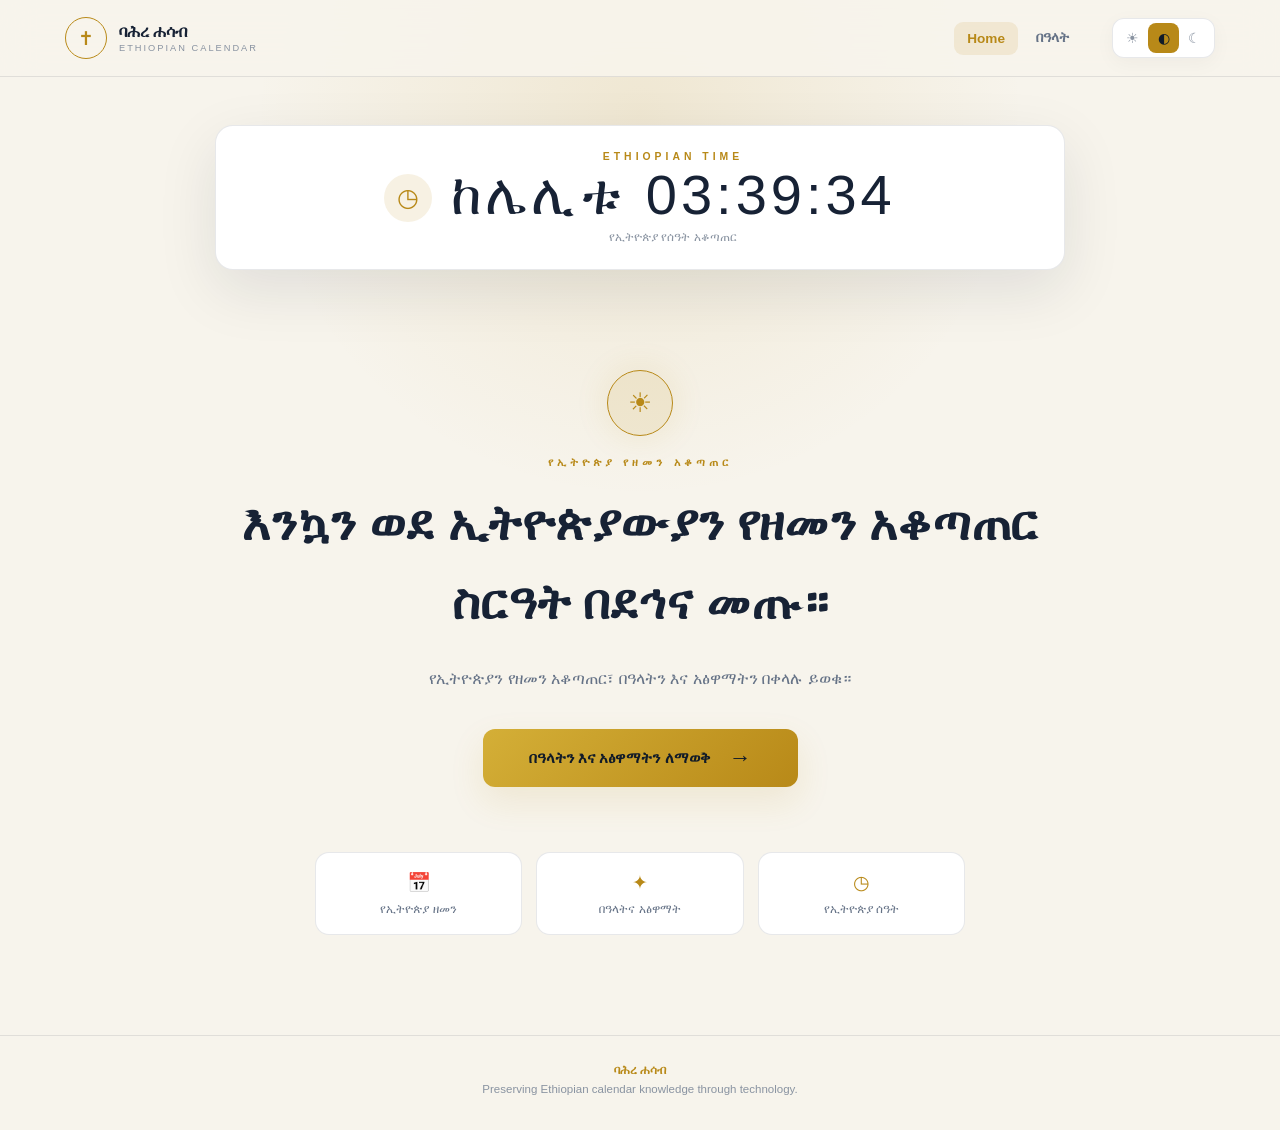
<file: index.html>
<!DOCTYPE html>
<html lang="en">

<head>
    <meta charset="UTF-8">
    <meta name="viewport" content="width=device-width, initial-scale=1.0">

    <meta
        name="description"
        content="An Ethiopian calendar and Bahire Hassab website."
    >

    <title>ባሕረ ሐሳብ — Ethiopian Calendar</title>

    <link rel="stylesheet" href="style.css">

    <!-- Theme is loaded early to reduce theme flashing -->
    <script src="theme.js"></script>
</head>


<body>

    <!-- ================================
         NAVIGATION
         ================================ -->

    <header class="top-bar">

        <div class="nav-inner">

            <a href="index.html" class="brand">

                <span class="brand-cross">✝</span>

                <span class="brand-text">
                    <span class="brand-title">
                        ባሕረ ሐሳብ
                    </span>

                    <span class="brand-subtitle">
                        ETHIOPIAN CALENDAR
                    </span>
                </span>

            </a>


            <nav class="navigation">

                <a href="index.html" class="nav-link active">
                    Home
                </a>

                <a
                    href="register.html"
                    class="nav-link"
                >
                    በዓላት
                </a>

            </nav>


            <!-- Theme selector -->

            <div
                class="theme-selector"
                aria-label="Appearance"
            >

                <button
                    type="button"
                    data-theme-option="light"
                    aria-label="Light mode"
                    aria-pressed="false"
                >
                    ☀
                </button>

                <button
                    type="button"
                    data-theme-option="system"
                    aria-label="System theme"
                    aria-pressed="false"
                >
                    ◐
                </button>

                <button
                    type="button"
                    data-theme-option="dark"
                    aria-label="Dark mode"
                    aria-pressed="false"
                >
                    ☾
                </button>

            </div>

        </div>

    </header>


    <main>


        <!-- ================================
             TIME
             ================================ -->

        <section id="clockcontainer">

            <div class="time-icon">
                ◷
            </div>

            <div>

                <p class="time-label">
                    ETHIOPIAN TIME
                </p>

                <div id="clock">
                    00:00:00
                </div>

                <p class="time-description">
                    የኢትዮጵያ የሰዓት አቆጣጠር
                </p>

            </div>

        </section>


        <!-- ================================
             HERO
             ================================ -->

        <section id="container">

            <div class="welcome-symbol">
                ☀
            </div>

            <p class="eyebrow">
                የኢትዮጵያ የዘመን አቆጣጠር
            </p>

            <h1 id="myh2">
                እንኳን ወደ ኢትዮጵያውያን
                የዘመን አቆጣጠር ስርዓት
                በደኅና መጡ።
            </h1>

            <p class="intro">
                የኢትዮጵያን የዘመን አቆጣጠር፣
                በዓላትን እና አፅዋማትን
                በቀላሉ ይወቁ።
            </p>


            <a
                href="register.html"
                id="holydays-link"
            >

                <button id="holydaysBtn">

                    <span>
                        በዓላትን እና አፅዋማትን ለማወቅ
                    </span>

                    <span class="arrow">
                        →
                    </span>

                </button>

            </a>


            <div class="feature-row">

                <div class="feature">
                    <span>📅</span>
                    <p>የኢትዮጵያ ዘመን</p>
                </div>

                <div class="feature">
                    <span>✦</span>
                    <p>በዓላትና አፅዋማት</p>
                </div>

                <div class="feature">
                    <span>◷</span>
                    <p>የኢትዮጵያ ሰዓት</p>
                </div>

            </div>

        </section>

    </main>


    <footer>

        <span>
            ባሕረ ሐሳብ
        </span>

        <p>
            Preserving Ethiopian calendar knowledge through technology.
        </p>

    </footer>


    <!-- Your clock logic remains untouched -->
    <script src="timeindex.js"></script>

</body>

</html>
</file>
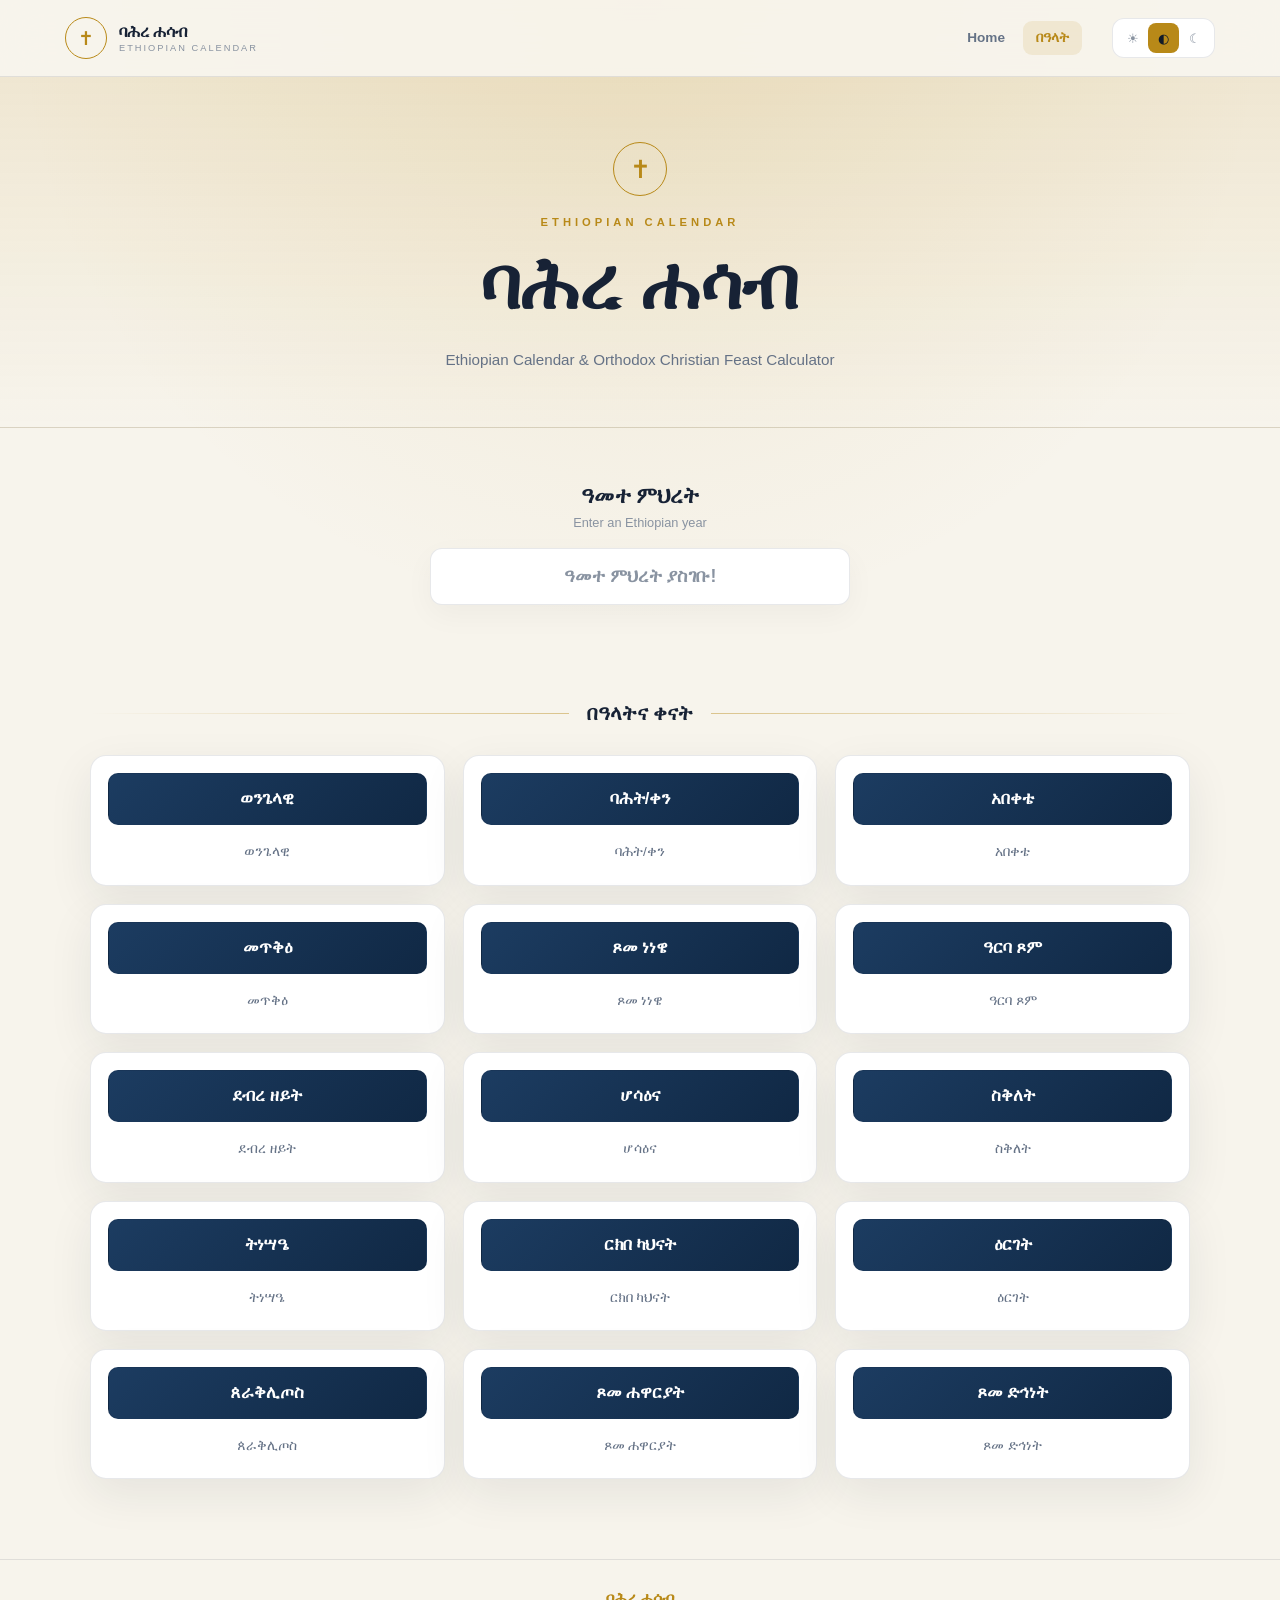
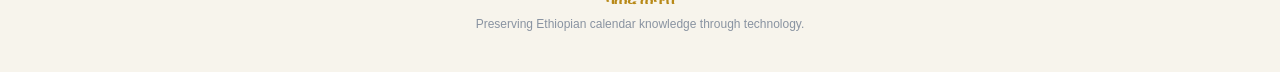
<file: holyday.html>
<!DOCTYPE html>
<html lang="en">

<head>

    <meta charset="UTF-8">
    <meta name="viewport" content="width=device-width, initial-scale=1.0">

    <title>ባሕረ ሐሳብ — Ethiopian Calendar</title>

    <link rel="stylesheet" href="holyday.css">

    <script src="theme.js"></script>

</head>


<body>


    <!-- ================================
         NAVIGATION
         ================================ -->

    <header class="top-bar">

        <div class="nav-inner">

            <a href="index.html" class="brand">

                <span class="brand-cross">
                    ✝
                </span>

                <span class="brand-text">

                    <span class="brand-title">
                        ባሕረ ሐሳብ
                    </span>

                    <span class="brand-subtitle">
                        ETHIOPIAN CALENDAR
                    </span>

                </span>

            </a>


            <nav class="navigation">

                <a
                    href="index.html"
                    class="nav-link"
                >
                    Home
                </a>

                <a
                    href="holyday.html"
                    class="nav-link active"
                >
                    በዓላት
                </a>

            </nav>


            <div
                class="theme-selector"
                aria-label="Appearance"
            >

                <button
                    type="button"
                    data-theme-option="light"
                    aria-label="Light mode"
                    aria-pressed="false"
                >
                    ☀
                </button>

                <button
                    type="button"
                    data-theme-option="system"
                    aria-label="System theme"
                    aria-pressed="false"
                >
                    ◐
                </button>

                <button
                    type="button"
                    data-theme-option="dark"
                    aria-label="Dark mode"
                    aria-pressed="false"
                >
                    ☾
                </button>

            </div>

        </div>

    </header>


    <!-- ================================
         HERO
         ================================ -->

    <header class="hero">

        <div class="hero-content">

            <div class="cross">
                ✝
            </div>

            <p class="eyebrow">
                ETHIOPIAN CALENDAR
            </p>

            <h1>
                ባሕረ ሐሳብ
            </h1>

            <p class="subtitle">
                Ethiopian Calendar & Orthodox Christian Feast Calculator
            </p>

        </div>

    </header>


    <main id="year-container">


        <!-- YEAR INPUT -->

        <section id="input-section">

            <div class="section-label">

                <span>
                    ዓመተ ምህረት
                </span>

                <small>
                    Enter an Ethiopian year
                </small>

            </div>


            <div id="input">

                <input
                    type="text"
                    id="year"
                    placeholder="ዓመተ ምህረት ያስገቡ!"
                    autocomplete="off"
                >

                <p id="yearpara"></p>

            </div>

        </section>


        <!-- CALCULATOR -->

        <section class="calculator-section">

            <div class="section-heading">

                <span class="line"></span>

                <h2>
                    በዓላትና ቀናት
                </h2>

                <span class="line"></span>

            </div>


            <div id="container">


                <div class="calendar-card">

                    <button
                        onclick="ወንጌላዊ()"
                        id="ወንጌላዊBtn"
                    >
                        ወንጌላዊ
                    </button>

                    <p id="ወንጌላዊpara">
                        ወንጌላዊ
                    </p>

                </div>


                <div class="calendar-card">

                    <button
                        onclick="ባሕት()"
                        id="ባሕትBtn"
                    >
                        ባሕት/ቀን
                    </button>

                    <p id="ባሕትpara">
                        ባሕት/ቀን
                    </p>

                </div>


                <div class="calendar-card">

                    <button
                        onclick="አበቀቴ()"
                        id="አበቀቴBtn"
                    >
                        አበቀቴ
                    </button>

                    <p id="አበቀቴpara">
                        አበቀቴ
                    </p>

                </div>


                <div class="calendar-card">

                    <button
                        onclick="መጥቅዕ()"
                        id="መጥቅዕBtn"
                    >
                        መጥቅዕ
                    </button>

                    <p id="መጥቅዕpara">
                        መጥቅዕ
                    </p>

                </div>


                <div class="calendar-card">

                    <button
                        onclick="ጾመ_ነነዌ()"
                        id="ጾመ_ነነዌBtn"
                    >
                        ጾመ ነነዌ
                    </button>

                    <p id="ጾመ_ነነዌpara">
                        ጾመ ነነዌ
                    </p>

                </div>


                <div class="calendar-card">

                    <button
                        onclick="ዓርባ_ጾም()"
                        id="ዓርባ_ጾምBtn"
                    >
                        ዓርባ ጾም
                    </button>

                    <p id="ዓርባ_ጾምpara">
                        ዓርባ ጾም
                    </p>

                </div>


                <div class="calendar-card">

                    <button
                        onclick="ደብረ_ዘይት()"
                        id="ደብረ_ዘይትBtn"
                    >
                        ደብረ ዘይት
                    </button>

                    <p id="ደብረ_ዘይትpara">
                        ደብረ ዘይት
                    </p>

                </div>


                <div class="calendar-card">

                    <button
                        onclick="ሆሳዕና()"
                        id="ሆሳዕናBtn"
                    >
                        ሆሳዕና
                    </button>

                    <p id="ሆሳዕናpara">
                        ሆሳዕና
                    </p>

                </div>


                <div class="calendar-card">

                    <button
                        onclick="ስቅለት()"
                        id="ስቅለትBtn"
                    >
                        ስቅለት
                    </button>

                    <p id="ስቅለትpara">
                        ስቅለት
                    </p>

                </div>


                <div class="calendar-card">

                    <button
                        onclick="ትነሣዔ()"
                        id="ትነሣዔBtn"
                    >
                        ትነሣዔ
                    </button>

                    <p id="ትነሣዔpara">
                        ትነሣዔ
                    </p>

                </div>


                <div class="calendar-card">

                    <button
                        onclick="ርክበ_ካህናት()"
                        id="ርክበ_ካህናትBtn"
                    >
                        ርክበ ካህናት
                    </button>

                    <p id="ርክበ_ካህናትpara">
                        ርክበ ካህናት
                    </p>

                </div>


                <div class="calendar-card">

                    <button
                        onclick="ዕርገት()"
                        id="ዕርገትBtn"
                    >
                        ዕርገት
                    </button>

                    <p id="ዕርገትpara">
                        ዕርገት
                    </p>

                </div>


                <div class="calendar-card">

                    <button
                        onclick="ጰራቅሊጦስ()"
                        id="ጰራቅሊጦስBtn"
                    >
                        ጰራቅሊጦስ
                    </button>

                    <p id="ጰራቅሊጦስpara">
                        ጰራቅሊጦስ
                    </p>

                </div>


                <div class="calendar-card">

                    <button
                        onclick="ጾመ_ሐዋርያት()"
                        id="ጾመ_ሐዋርያትBtn"
                    >
                        ጾመ ሐዋርያት
                    </button>

                    <p id="ጾመ_ሐዋርያትpara">
                        ጾመ ሐዋርያት
                    </p>

                </div>


                <div class="calendar-card">

                    <button
                        onclick="ጾመ_ድኅነት()"
                        id="ጾመ_ድኅነትBtn"
                    >
                        ጾመ ድኅነት
                    </button>

                    <p id="ጾመ_ድኅነትpara">
                        ጾመ ድኅነት
                    </p>

                </div>


            </div>

        </section>

    </main>


    <footer>

        <p>
            ባሕረ ሐሳብ
        </p>

        <span>
            Preserving Ethiopian calendar knowledge through technology.
        </span>

    </footer>


    <!-- Your original calculator logic -->
    <script src="holyday.js"></script>

</body>

</html>
</file>
<file: style.css>
/* =========================================
   BAHIRE HASSAB
   HOME PAGE
   Shared Light / System / Dark Design
   ========================================= */


/* =========================================
   DESIGN TOKENS
   ========================================= */

:root {

    --bg: #f7f4ec;
    --surface: #ffffff;
    --surface-soft: #f0ede4;

    --text: #172235;
    --text-soft: #657286;
    --text-muted: #8993a1;

    --gold: #b88918;
    --gold-light: #d4af37;
    --gold-soft: rgba(184, 137, 24, 0.12);

    --navy: #102844;
    --navy-light: #1c3c61;

    --border: rgba(23, 34, 53, 0.10);

    --shadow:
        0 20px 60px rgba(23, 34, 53, 0.10);

    --radius: 18px;

    color-scheme: light;

}


/* =========================================
   DARK THEME
   ========================================= */

[data-theme="dark"] {

    --bg: #07111f;
    --surface: #0e1c2e;
    --surface-soft: #14253b;

    --text: #f7f2e7;
    --text-soft: #aeb9c8;
    --text-muted: #748398;

    --gold: #d4af37;
    --gold-light: #e2c35c;
    --gold-soft: rgba(212, 175, 55, 0.10);

    --navy: #17345a;
    --navy-light: #234b76;

    --border: rgba(255, 255, 255, 0.09);

    --shadow:
        0 20px 60px rgba(0, 0, 0, 0.28);

    color-scheme: dark;

}


/* =========================================
   GLOBAL
   ========================================= */

* {
    box-sizing: border-box;
}

html {
    scroll-behavior: smooth;
}

body {

    margin: 0;

    min-height: 100vh;

    display: flex;
    flex-direction: column;

    background:
        radial-gradient(
            circle at 50% 10%,
            var(--gold-soft),
            transparent 32%
        ),
        var(--bg);

    color: var(--text);

    font-family:
        "Noto Sans Ethiopic",
        "Abyssinica SIL",
        "Segoe UI",
        Arial,
        sans-serif;

    transition:
        background-color 0.3s ease,
        color 0.3s ease;
}

button,
a {
    -webkit-tap-highlight-color: transparent;
}


/* =========================================
   NAVIGATION
   ========================================= */

.top-bar {

    position: sticky;
    top: 0;
    z-index: 100;

    width: 100%;

    border-bottom: 1px solid var(--border);

    background:
        color-mix(
            in srgb,
            var(--bg) 88%,
            transparent
        );

    backdrop-filter: blur(18px);
}

.nav-inner {

    width: min(1150px, calc(100% - 32px));

    min-height: 76px;

    margin: auto;

    display: flex;
    align-items: center;

    gap: 30px;
}

.brand {

    display: flex;
    align-items: center;

    gap: 12px;

    text-decoration: none;

    color: inherit;

    margin-right: auto;
}

.brand-cross {

    width: 42px;
    height: 42px;

    display: flex;
    align-items: center;
    justify-content: center;

    border: 1px solid var(--gold);

    border-radius: 50%;

    color: var(--gold);

    font-size: 19px;

}

.brand-title {

    display: block;

    color: var(--text);

    font-size: 1rem;
    font-weight: 800;
}

.brand-subtitle {

    display: block;

    margin-top: 2px;

    color: var(--text-muted);

    font-size: 0.58rem;

    letter-spacing: 2px;
}


/* =========================================
   NAV LINKS
   ========================================= */

.navigation {

    display: flex;
    align-items: center;

    gap: 5px;
}

.nav-link {

    padding: 9px 13px;

    border-radius: 9px;

    color: var(--text-soft);

    text-decoration: none;

    font-size: 0.85rem;
    font-weight: 600;

    transition:
        color 0.2s ease,
        background 0.2s ease;
}

.nav-link:hover {

    color: var(--text);

    background: var(--gold-soft);
}

.nav-link.active {

    color: var(--gold);

    background: var(--gold-soft);
}


/* =========================================
   THEME SELECTOR
   ========================================= */

.theme-selector {

    display: flex;
    align-items: center;

    padding: 4px;

    border: 1px solid var(--border);

    border-radius: 12px;

    background: var(--surface);

    box-shadow:
        0 5px 20px rgba(0, 0, 0, 0.04);
}

.theme-selector button {

    width: 31px;
    height: 30px;

    border: 0;
    border-radius: 8px;

    background: transparent;

    color: var(--text-muted);

    font-size: 0.9rem;

    cursor: pointer;

    transition:
        background 0.2s ease,
        color 0.2s ease,
        transform 0.2s ease;
}

.theme-selector button:hover {

    color: var(--text);

    transform: translateY(-1px);
}

.theme-selector button.active {

    background: var(--gold);

    color: #111b28;

}


/* =========================================
   MAIN
   ========================================= */

main {

    width: 100%;

    flex: 1;

    display: flex;
    flex-direction: column;
    align-items: center;

}


/* =========================================
   CLOCK
   ========================================= */

#clockcontainer {

    width: min(850px, calc(100% - 32px));

    margin-top: 48px;

    padding: 25px 30px;

    display: flex;
    align-items: center;
    justify-content: center;

    gap: 18px;

    text-align: center;

    border: 1px solid var(--border);

    border-radius: var(--radius);

    background: var(--surface);

    box-shadow: var(--shadow);

}

.time-icon {

    width: 48px;
    height: 48px;

    display: flex;
    align-items: center;
    justify-content: center;

    border-radius: 50%;

    background: var(--gold-soft);

    color: var(--gold);

    font-size: 25px;

}

.time-label {

    margin: 0 0 5px;

    color: var(--gold);

    font-size: 0.65rem;

    font-weight: 800;

    letter-spacing: 4px;

}

#clock {

    color: var(--text);

    font-family:
        "Segoe UI",
        Arial,
        sans-serif;

    font-size: clamp(2rem, 6vw, 3.5rem);

    font-weight: 300;

    line-height: 1;

    letter-spacing: 4px;

}

.time-description {

    margin: 7px 0 0;

    color: var(--text-muted);

    font-size: 0.75rem;

}


/* =========================================
   WELCOME
   ========================================= */

#container {

    width: min(900px, calc(100% - 32px));

    margin-top: 80px;

    padding: 20px;

    display: flex;
    flex-direction: column;
    align-items: center;

    text-align: center;

}

.welcome-symbol {

    width: 66px;
    height: 66px;

    display: flex;
    align-items: center;
    justify-content: center;

    margin-bottom: 20px;

    border: 1px solid var(--gold);

    border-radius: 50%;

    background: var(--gold-soft);

    color: var(--gold);

    font-size: 27px;

    box-shadow:
        0 0 35px var(--gold-soft);

}

.eyebrow {

    margin: 0 0 15px;

    color: var(--gold);

    font-size: 0.7rem;

    font-weight: 800;

    letter-spacing: 4px;

}

#myh2 {

    max-width: 850px;

    margin: 0;

    color: var(--text);

    font-size:
        clamp(1.7rem, 4vw, 3rem);

    line-height: 1.65;

    font-weight: 800;

}

.intro {

    max-width: 620px;

    margin: 22px 0 34px;

    color: var(--text-soft);

    font-size: 1rem;

    line-height: 1.9;

}


/* =========================================
   PRIMARY BUTTON
   ========================================= */

#holydays-link {

    text-decoration: none;
}

#holydaysBtn {

    min-width: 315px;

    padding: 16px 24px;

    display: flex;
    align-items: center;
    justify-content: center;

    gap: 18px;

    border: 0;

    border-radius: 12px;

    background:
        linear-gradient(
            135deg,
            var(--gold-light),
            var(--gold)
        );

    color: #111b28;

    font-family: inherit;

    font-size: 0.95rem;

    font-weight: 800;

    cursor: pointer;

    box-shadow:
        0 14px 35px var(--gold-soft);

    transition:
        transform 0.25s ease,
        box-shadow 0.25s ease,
        filter 0.25s ease;

}

#holydaysBtn:hover {

    transform: translateY(-4px);

    filter: brightness(1.06);

    box-shadow:
        0 20px 45px var(--gold-soft);

}

#holydaysBtn:active {

    transform: translateY(-1px);

}

#holydaysBtn .arrow {

    font-family: Arial, sans-serif;

    font-size: 1.4rem;

    transition:
        transform 0.25s ease;

}

#holydaysBtn:hover .arrow {

    transform: translateX(6px);

}


/* =========================================
   FEATURE ROW
   ========================================= */

.feature-row {

    width: 100%;

    max-width: 650px;

    margin-top: 65px;

    display: grid;

    grid-template-columns:
        repeat(3, 1fr);

    gap: 14px;

}

.feature {

    padding: 18px 10px;

    border: 1px solid var(--border);

    border-radius: 14px;

    background: var(--surface);

    transition:
        transform 0.25s ease,
        border-color 0.25s ease;

}

.feature:hover {

    transform: translateY(-4px);

    border-color: var(--gold);

}

.feature span {

    color: var(--gold);

    font-size: 1.2rem;

}

.feature p {

    margin: 8px 0 0;

    color: var(--text-soft);

    font-size: 0.75rem;

}


/* =========================================
   FOOTER
   ========================================= */

footer {

    width: 100%;

    margin-top: 80px;

    padding: 28px 20px 35px;

    border-top: 1px solid var(--border);

    text-align: center;

    color: var(--text-muted);

    font-size: 0.72rem;

}

footer span {

    color: var(--gold);

    font-weight: 800;

}

footer p {

    margin: 6px 0 0;

}


/* =========================================
   KEYBOARD ACCESSIBILITY
   ========================================= */

button:focus-visible,
a:focus-visible {

    outline: 3px solid var(--gold);

    outline-offset: 4px;

}


/* =========================================
   MOBILE
   ========================================= */

@media (max-width: 700px) {

    .nav-inner {

        min-height: 68px;

        gap: 10px;

    }

    .navigation {

        display: none;

    }

    .brand {

        margin-right: 0;

    }

    .theme-selector {

        margin-left: auto;

    }

    #clockcontainer {

        margin-top: 28px;

        padding: 22px 15px;

        flex-direction: column;

        gap: 10px;

    }

    #clock {

        font-size: 2.1rem;

        letter-spacing: 2px;

    }

    #container {

        margin-top: 55px;

    }

    #myh2 {

        font-size: 1.55rem;

        line-height: 1.75;

    }

    .intro {

        font-size: 0.9rem;

    }

    #holydaysBtn {

        width: 100%;

        min-width: 0;

        font-size: 0.85rem;

    }

    .feature-row {

        grid-template-columns: 1fr;

        max-width: 360px;

        margin-top: 45px;

    }

    footer {

        margin-top: 55px;

    }

}
</file>
<file: holyday.css>
/* =========================================
   BAHIRE HASSAB
   CALCULATOR PAGE
   ========================================= */


/* =========================================
   DESIGN TOKENS
   ========================================= */

:root {

    --bg: #f7f4ec;
    --surface: #ffffff;
    --surface-soft: #f0ede4;

    --text: #172235;
    --text-soft: #657286;
    --text-muted: #8993a1;

    --gold: #b88918;
    --gold-light: #d4af37;
    --gold-soft: rgba(184, 137, 24, 0.12);

    --navy: #102844;
    --navy-light: #1c3c61;

    --border: rgba(23, 34, 53, 0.10);

    --shadow:
        0 15px 45px rgba(23, 34, 53, 0.08);

    color-scheme: light;

}


/* =========================================
   DARK
   ========================================= */

[data-theme="dark"] {

    --bg: #07111f;
    --surface: #0e1c2e;
    --surface-soft: #14253b;

    --text: #f7f2e7;
    --text-soft: #aeb9c8;
    --text-muted: #748398;

    --gold: #d4af37;
    --gold-light: #e2c35c;
    --gold-soft: rgba(212, 175, 55, 0.10);

    --navy: #17345a;
    --navy-light: #234b76;

    --border: rgba(255, 255, 255, 0.09);

    --shadow:
        0 15px 45px rgba(0, 0, 0, 0.25);

    color-scheme: dark;

}


/* =========================================
   GLOBAL
   ========================================= */

* {
    box-sizing: border-box;
}

html {
    scroll-behavior: smooth;
}

body {

    margin: 0;

    min-height: 100vh;

    background:
        radial-gradient(
            circle at top,
            var(--gold-soft),
            transparent 35%
        ),
        var(--bg);

    color: var(--text);

    font-family:
        "Noto Sans Ethiopic",
        "Abyssinica SIL",
        "Segoe UI",
        Arial,
        sans-serif;

    transition:
        background-color 0.3s ease,
        color 0.3s ease;

}


/* =========================================
   NAVIGATION
   ========================================= */

.top-bar {

    position: sticky;
    top: 0;

    z-index: 100;

    border-bottom: 1px solid var(--border);

    background:
        color-mix(
            in srgb,
            var(--bg) 88%,
            transparent
        );

    backdrop-filter: blur(18px);

}

.nav-inner {

    width: min(1150px, calc(100% - 32px));

    min-height: 76px;

    margin: auto;

    display: flex;
    align-items: center;

    gap: 30px;

}

.brand {

    display: flex;
    align-items: center;

    gap: 12px;

    margin-right: auto;

    text-decoration: none;

    color: inherit;

}

.brand-cross {

    width: 42px;
    height: 42px;

    display: flex;
    align-items: center;
    justify-content: center;

    border: 1px solid var(--gold);

    border-radius: 50%;

    color: var(--gold);

    font-size: 19px;

}

.brand-title {

    display: block;

    color: var(--text);

    font-size: 1rem;

    font-weight: 800;

}

.brand-subtitle {

    display: block;

    margin-top: 2px;

    color: var(--text-muted);

    font-size: 0.58rem;

    letter-spacing: 2px;

}


/* =========================================
   NAV LINKS
   ========================================= */

.navigation {

    display: flex;

    gap: 5px;

}

.nav-link {

    padding: 9px 13px;

    border-radius: 9px;

    color: var(--text-soft);

    text-decoration: none;

    font-size: 0.85rem;

    font-weight: 600;

    transition:
        background 0.2s ease,
        color 0.2s ease;

}

.nav-link:hover {

    color: var(--text);

    background: var(--gold-soft);

}

.nav-link.active {

    color: var(--gold);

    background: var(--gold-soft);

}


/* =========================================
   THEME
   ========================================= */

.theme-selector {

    display: flex;

    padding: 4px;

    border: 1px solid var(--border);

    border-radius: 12px;

    background: var(--surface);

}

.theme-selector button {

    width: 31px;
    height: 30px;

    border: 0;

    border-radius: 8px;

    background: transparent;

    color: var(--text-muted);

    cursor: pointer;

    transition:
        background 0.2s ease,
        color 0.2s ease,
        transform 0.2s ease;

}

.theme-selector button:hover {

    color: var(--text);

    transform: translateY(-1px);

}

.theme-selector button.active {

    background: var(--gold);

    color: #111b28;

}


/* =========================================
   HERO
   ========================================= */

.hero {

    padding: 65px 20px 55px;

    text-align: center;

    border-bottom: 1px solid var(--border);

    background:
        linear-gradient(
            180deg,
            var(--gold-soft),
            transparent
        );

}

.hero-content {

    max-width: 800px;

    margin: auto;

}

.cross {

    width: 54px;
    height: 54px;

    margin: 0 auto 20px;

    display: flex;
    align-items: center;
    justify-content: center;

    border: 1px solid var(--gold);

    border-radius: 50%;

    color: var(--gold);

    font-size: 25px;

}

.hero .eyebrow {

    margin: 0 0 10px;

    color: var(--gold);

    font-size: 0.7rem;

    font-weight: 800;

    letter-spacing: 4px;

}

.hero h1 {

    margin: 0;

    color: var(--text);

    font-size:
        clamp(2.5rem, 7vw, 4.5rem);

    line-height: 1.3;

    font-weight: 800;

}

.subtitle {

    max-width: 600px;

    margin: 15px auto 0;

    color: var(--text-soft);

    font-size: 0.95rem;

    line-height: 1.7;

}


/* =========================================
   MAIN
   ========================================= */

#year-container {

    width: min(
        1100px,
        calc(100% - 32px)
    );

    margin: auto;

    padding: 55px 0 80px;

}


/* =========================================
   YEAR INPUT
   ========================================= */

#input-section {

    max-width: 600px;

    margin: 0 auto 65px;

    text-align: center;

}

.section-label {

    margin-bottom: 18px;

}

.section-label span {

    display: block;

    color: var(--text);

    font-size: 1.35rem;

    font-weight: 800;

}

.section-label small {

    display: block;

    margin-top: 6px;

    color: var(--text-muted);

    font-size: 0.8rem;

}

#input {

    display: flex;

    flex-direction: column;

    align-items: center;

}

#year {

    width: min(
        100%,
        420px
    );

    padding: 17px 22px;

    border: 1px solid var(--border);

    border-radius: 12px;

    outline: none;

    background: var(--surface);

    color: var(--text);

    text-align: center;

    font-family: inherit;

    font-size: 1.1rem;

    font-weight: 600;

    box-shadow:
        0 10px 30px rgba(0, 0, 0, 0.04);

    transition:
        border-color 0.25s ease,
        box-shadow 0.25s ease,
        transform 0.25s ease;

}

#year::placeholder {

    color: var(--text-muted);

}

#year:focus {

    border-color: var(--gold);

    box-shadow:
        0 0 0 4px var(--gold-soft),
        var(--shadow);

    transform: translateY(-2px);

}

#yearpara {

    min-height: 20px;

    margin: 12px 0 0;

    color: var(--gold);

    font-size: 0.85rem;

}


/* =========================================
   SECTION HEADING
   ========================================= */

.calculator-section {

    width: 100%;

}

.section-heading {

    display: flex;

    align-items: center;

    gap: 18px;

    margin-bottom: 30px;

}

.section-heading h2 {

    margin: 0;

    white-space: nowrap;

    color: var(--text);

    font-size: 1.25rem;

    font-weight: 800;

}

.line {

    height: 1px;

    flex: 1;

    background:
        linear-gradient(
            90deg,
            transparent,
            var(--gold)
        );

    opacity: 0.45;

}

.line:last-child {

    background:
        linear-gradient(
            90deg,
            var(--gold),
            transparent
        );

}


/* =========================================
   CARDS
   ========================================= */

#container {

    display: grid;

    grid-template-columns:
        repeat(
            3,
            minmax(0, 1fr)
        );

    gap: 18px;

}

.calendar-card {

    min-width: 0;

    padding: 17px;

    border: 1px solid var(--border);

    border-radius: 16px;

    background: var(--surface);

    box-shadow: var(--shadow);

    transition:
        transform 0.25s ease,
        border-color 0.25s ease,
        box-shadow 0.25s ease;

}

.calendar-card:hover {

    transform: translateY(-4px);

    border-color: var(--gold);

    box-shadow:
        0 20px 45px rgba(0, 0, 0, 0.10);

}


/* =========================================
   CALCULATOR BUTTONS
   ========================================= */

#container div button {

    width: 100%;

    padding: 15px 16px;

    border: 1px solid var(--border);

    border-radius: 10px;

    background:
        linear-gradient(
            135deg,
            var(--navy-light),
            var(--navy)
        );

    color: #ffffff;

    font-family: inherit;

    font-size: 1.05rem;

    font-weight: 700;

    cursor: pointer;

    transition:
        transform 0.2s ease,
        box-shadow 0.2s ease,
        border-color 0.2s ease,
        filter 0.2s ease;

}

#container div button:hover {

    border-color: var(--gold);

    transform: translateY(-2px);

    filter: brightness(1.08);

    box-shadow:
        0 10px 25px rgba(0, 0, 0, 0.16);

}

#container div button:active {

    transform: translateY(1px);

    box-shadow: none;

}


/* =========================================
   RESULTS
   ========================================= */

#container div p {

    width: 100%;

    min-height: 25px;

    margin: 12px 0 0;

    padding: 5px;

    color: var(--text-soft);

    font-family: inherit;

    font-size: 0.85rem;

    line-height: 1.5;

    text-align: center;

}


/* =========================================
   FOOTER
   ========================================= */

footer {

    padding: 30px 20px 40px;

    border-top: 1px solid var(--border);

    text-align: center;

    color: var(--text-muted);

}

footer p {

    margin: 0 0 6px;

    color: var(--gold);

    font-size: 1rem;

    font-weight: 800;

}

footer span {

    font-size: 0.75rem;

}


/* =========================================
   ACCESSIBILITY
   ========================================= */

button:focus-visible,
a:focus-visible,
input:focus-visible {

    outline: 3px solid var(--gold);

    outline-offset: 4px;

}


/* =========================================
   TABLET
   ========================================= */

@media (max-width: 850px) {

    #container {

        grid-template-columns:
            repeat(
                2,
                minmax(0, 1fr)
            );

    }

}


/* =========================================
   MOBILE
   ========================================= */

@media (max-width: 650px) {

    .nav-inner {

        min-height: 68px;

    }

    .navigation {

        display: none;

    }

    .brand {

        margin-right: 0;

    }

    .theme-selector {

        margin-left: auto;

    }

    .hero {

        padding:
            50px 18px 45px;

    }

    .hero h1 {

        font-size: 2.5rem;

    }

    .subtitle {

        font-size: 0.85rem;

    }

    #year-container {

        width:
            min(
                calc(100% - 24px),
                500px
            );

        padding-top: 40px;

    }

    #input-section {

        margin-bottom: 50px;

    }

    .section-heading {

        gap: 10px;

    }

    .section-heading h2 {

        font-size: 1.05rem;

    }

    #container {

        grid-template-columns: 1fr;

        gap: 14px;

    }

    .calendar-card {

        padding: 14px;

    }

    #container div button {

        font-size: 1rem;

    }

}
</file>
